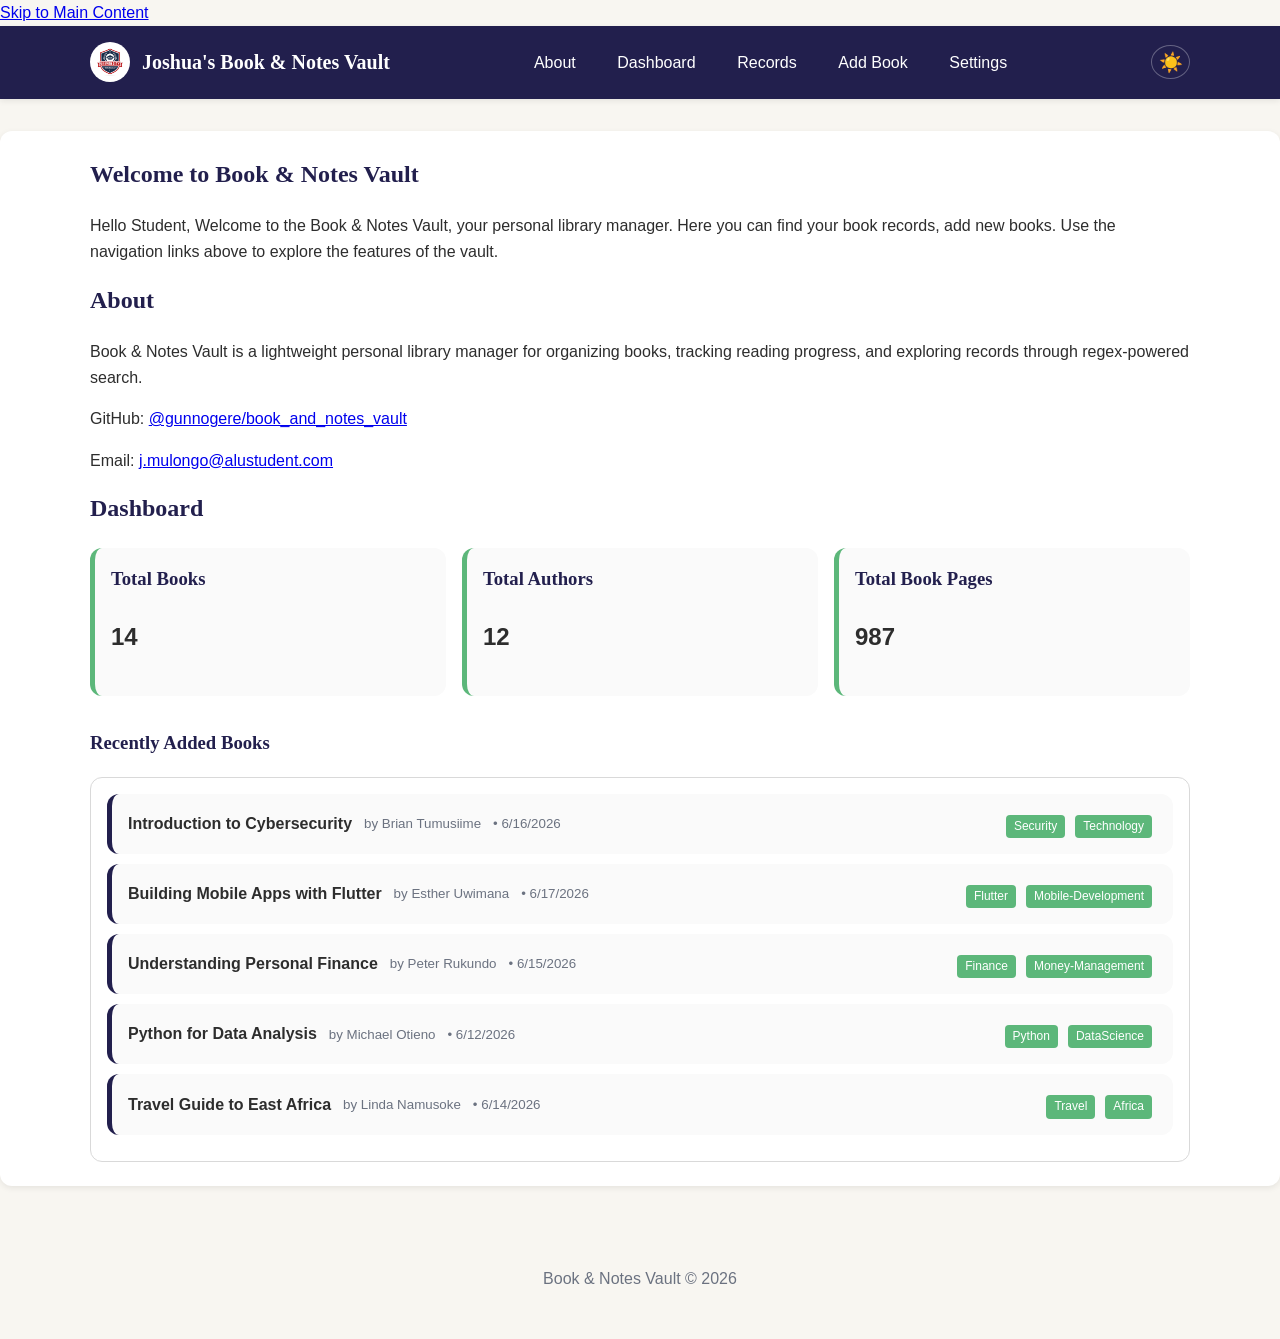
<file: index.html>
<!DOCTYPE html>
<html lang="en">
<head>
    <meta charset="UTF-8">
    <meta name="viewport" content="width=device-width, initial-scale=1.0">
    <title>Book & Notes Vault</title>
    <link rel="stylesheet" href="styles/site.css">
</head>
<body>
<a class="skip-link" href="#main-page-content-area">
    Skip to Main Content
</a>
<header class="site-header">
    <div class="container">
        <a href="index.html" class="site-logo">
            <img class="logo_image" src="assets/images/logo.jpg" alt="Logo">
            <h1 class="logo-text">
                Joshua's Book & Notes Vault
            </h1>
        </a>

        <nav aria-label="Primary Navigation">
            <ul class="nav-links">
                <li><a href="index.html">About</a></li> 
                <li><a href="index.html#dashboard">Dashboard</a></li>
                <li><a href="records.html">Records</a></li> 
                <li><a href="add_book.html">Add Book</a></li>
                <li><a href="settings.html">Settings</a></li>
            </ul>
        </nav>
        <button id="theme-toggle" aria-label="Toggle Dark Mode">🌓</button>
    </div>
</header>

 
<main id="main-page-content-area"> 
    <section id="dashboard" class="section-card">
        <div class="container">
            <h2>Welcome to Book & Notes Vault</h2>
            <p>
               Hello Student, Welcome to the Book & Notes Vault, your personal library manager. 
               Here you can find your book records, add new books. Use the navigation links above to explore the features of the vault.
            </p>

            <h2>About</h2>
            <p>
                Book & Notes Vault is a lightweight personal library
                manager for organizing books, tracking reading progress,
                and exploring records through regex-powered search.
            </p>

            <div class="contact-info">
                <p>
                    GitHub:
                    <a href="https://github.com/gunnogere/book_and_notes_vault">
                        @gunnogere/book_and_notes_vault
                    </a>
                </p>
                <p>
                    Email:
                    <a href="mailto:j.mulongo@alustudent.com">
                        j.mulongo@alustudent.com
                    </a>
                </p>
            </div>

            <h2>Dashboard</h2>
            <div class="stats-grid">
                <article class="stat-card">
                    <h3>Total Books</h3>
                    <p id="total-books">-</p> 
                </article>

                <article class="stat-card">
                    <h3>Total Authors</h3>
                    <p id="total-authors">-</p>
                </article>  

                <article class="stat-card">
                    <h3>Total Book Pages</h3>
                    <p id="total-pages-read">-</p>
                </article> 
            </div> 

            <div class="trend-container">
                <h3>Recently Added Books</h3> 
                <div id="latest_books" class="latest_books" aria-label="Books added over the last seven days"></div>
            </div>
        </div>
    </section>
</main>
<footer class="site-footer">
    <div class="container">
        <p>Book & Notes Vault © 2026</p>
    </div>
</footer>

<script type="module" src="scripts/app.js"></script>
</body>
</html>
</file>
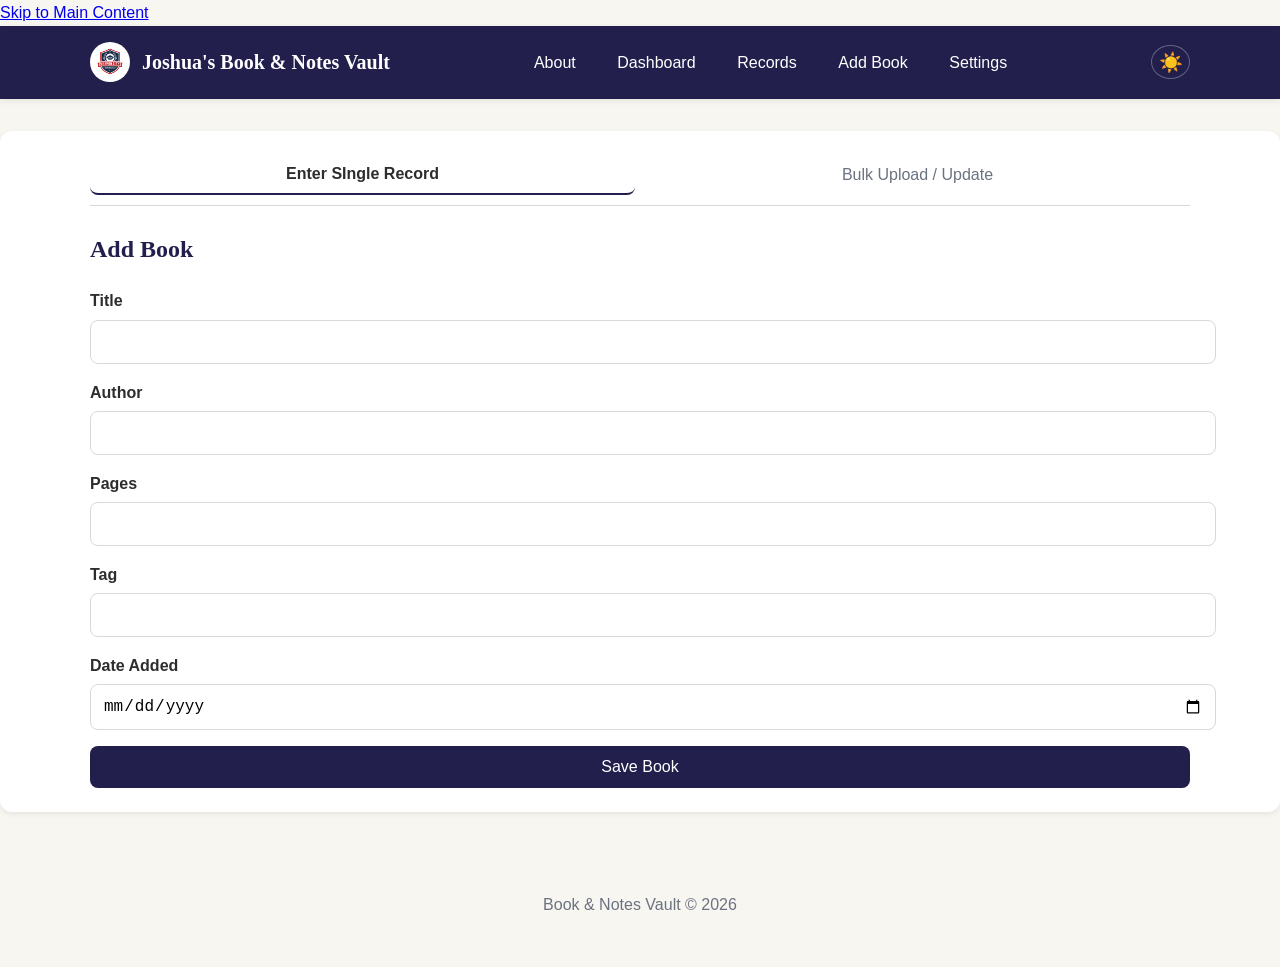
<file: add_book.html>
<!DOCTYPE html>
<html lang="en">
<head>
    <meta charset="UTF-8">
    <meta name="viewport" content="width=device-width, initial-scale=1.0">
    <title>Book & Notes Vault</title>
    <link rel="stylesheet" href="styles/site.css">
</head>
<body>
<a class="skip-link" href="#main-page-content-area">
    Skip to Main Content
</a>
  
<header class="site-header">
    <div class="container">
        <a href="index.html" class="site-logo">
            <img class="logo_image" src="assets/images/logo.jpg" alt="Logo">
            <h1 class="logo-text">
                Joshua's Book & Notes Vault
            </h1>
        </a>

        <nav aria-label="Primary Navigation">
            <ul class="nav-links">
                <li><a href="index.html">About</a></li>                
                <li><a href="index.html#dashboard">Dashboard</a></li>
                <li><a href="records.html">Records</a></li>
                <li><a href="add_book.html">Add Book</a></li>
                <li><a href="settings.html">Settings</a></li>
            </ul>
        </nav>
        <button id="theme-toggle" aria-label="Toggle Dark Mode">🌓</button>

    </div>
</header>
 
<main id="main-page-content-area">  
    <section id="book-form-section" class="section-card">
        <div class="container"> 
            <div id="message-container" aria-live="polite"></div>

            <!-- Tabs -->
            <div class="tabs-nav" style="display: flex; gap: 10px; margin-bottom: 24px; border-bottom: 1px solid var(--border); padding-bottom: 10px;">
                <button type="button" class="tab-btn active" data-tab="single" style="background: none; border: none; padding: 10px 20px; cursor: pointer; border-bottom: 2px solid var(--primary); font-weight: bold; color: var(--text);">Enter SIngle Record</button>
                <button type="button" class="tab-btn" data-tab="bulk" style="background: none; border: none; padding: 10px 20px; cursor: pointer; color: var(--muted);">Bulk Upload / Update</button>
            </div>

            <!-- manual entry for one-by-one -->
            <div id="single-pane" class="tab-pane">
                <h2>Add Book</h2>
                <form id="book-form" novalidate>
                    <input type="hidden" id="record-id">
                    
                    <div class="form-group">
                        <label for="title">Title</label>
                        <input type="text" id="title" required>
                        <small class="error-message" id="title-error"></small>
                    </div>

                    <div class="form-group">
                        <label for="author">Author</label>
                        <input type="text" id="author" required>
                        <small class="error-message" id="author-error"></small>
                    </div>

                    <div class="form-group">
                        <label for="pages">Pages</label>
                        <input type="number" id="pages" min="1" required>
                        <small class="error-message" id="pages-error"></small>
                    </div>

                    <div class="form-group">
                        <label for="tag">Tag</label>
                        <input type="text" id="tag" required>
                        <small class="error-message" id="tag-error"></small>
                    </div>

                    <div class="form-group">
                        <label for="date-added">Date Added</label>
                        <input type="date" id="date-added" required>
                        <small class="error-message" id="date-error"></small>
                    </div>

                    <button type="submit" id="save-btn">
                        Save Book
                    </button>
                </form>
            </div>

            <!-- bulk upload from json file-->
            <div id="bulk-pane" class="tab-pane" style="display: none;">
                <div class="import-section" style="border: 2px solid var(--border); padding: 30px; border-radius: 8px; background: var(--card-bg);">
                    <h3>Bulk Management</h3>
                    <p style="margin-bottom: 20px; color: var(--muted);">Upload a JSON file containing multiple book records to add or update your library in bulk.</p>
                    <div style="display: flex; align-items: flex-end; gap: 12px; flex-wrap: wrap;">
                        <div class="form-group" style="flex: 1; min-width: 250px; margin-bottom: 0;">
                            <label for="import-json">Upload Records File (.json)</label>
                            <input type="file" id="import-json" accept=".json" style="width: 100%;">
                        </div>
                        <button type="button" id="bulk-process-btn" class="btn" style="height: 44px; padding: 0 24px;">Process File</button>
                    </div>
                </div>
            </div>
        </div>
    </section>
</main>
  
<footer class="site-footer">
    <div class="container">
        <p>Book & Notes Vault © 2026</p>
    </div>
</footer>

<script type="module" src="scripts/app.js"></script>
<script type="module" src="scripts/add_book.js"></script> 
</body>
</html>
</file>
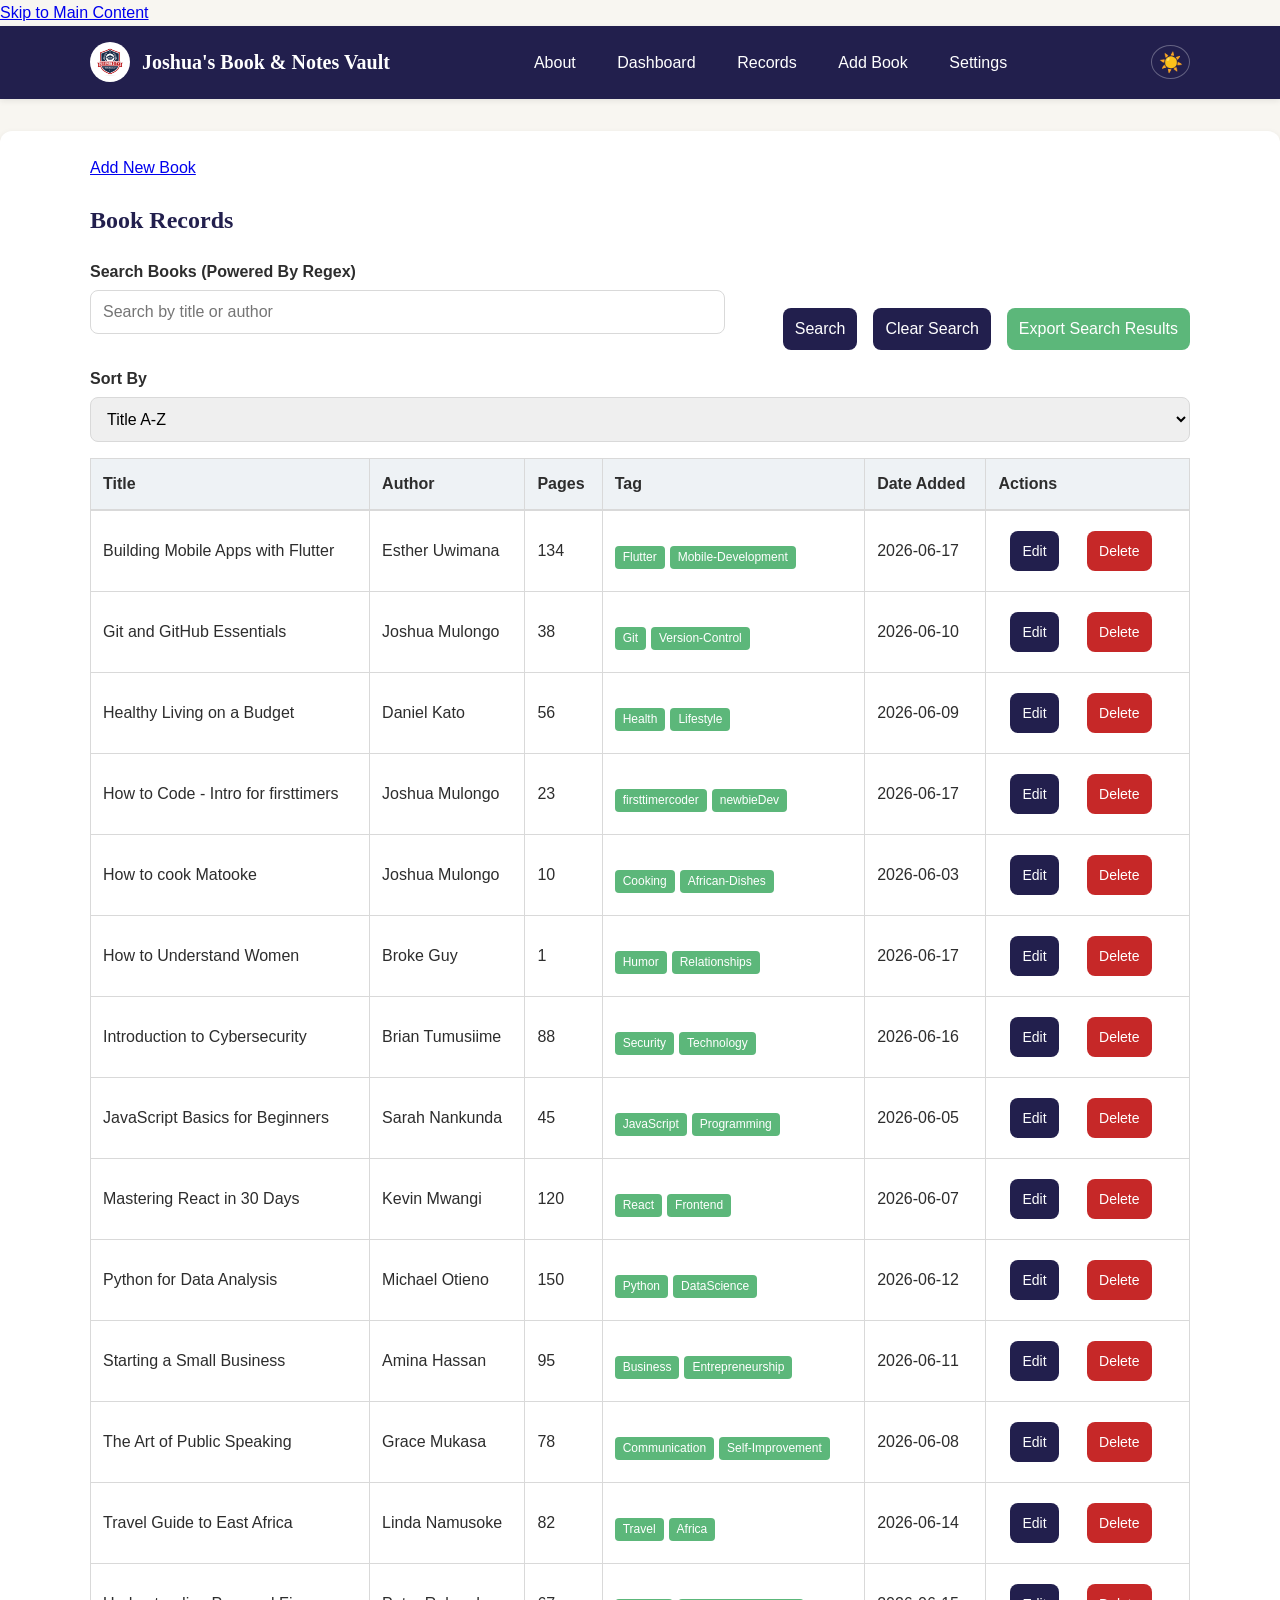
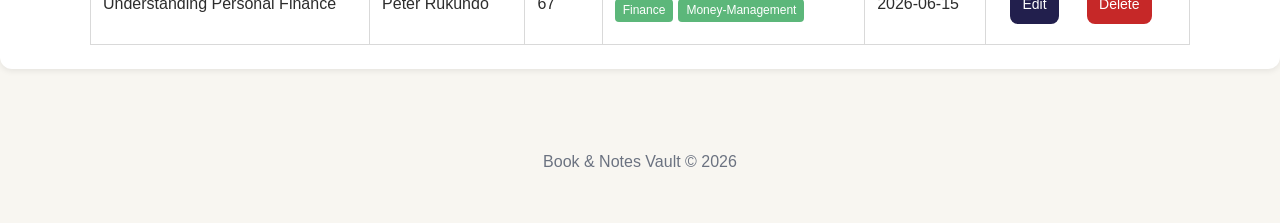
<file: records.html>
<!DOCTYPE html>
<html lang="en">
<head>
    <meta charset="UTF-8">
    <meta name="viewport" content="width=device-width, initial-scale=1.0">
    <title>Book & Notes Vault</title>
    <link rel="stylesheet" href="styles/site.css">
</head>
<body>
<a class="skip-link" href="#main-page-content-area">
    Skip to Main Content
</a>
<header class="site-header">
    <div class="container">
        <a href="index.html" class="site-logo">
            <img class="logo_image" src="assets/images/logo.jpg" alt="Logo">
            <h1 class="logo-text">
                Joshua's Book & Notes Vault
            </h1>
        </a>

        <nav aria-label="Primary Navigation">
            <ul class="nav-links">
                <li><a href="index.html">About</a></li>                
                <li><a href="index.html#dashboard">Dashboard</a></li>
                <li><a href="records.html">Records</a></li>
                <li><a href="add_book.html">Add Book</a></li>
                <li><a href="settings.html">Settings</a></li>
            </ul>
        </nav>
        <button id="theme-toggle" aria-label="Toggle Dark Mode">🌓</button>
    </div>
</header>
 
<main id="main-page-content-area">
    <section id="records" class="section-card">
        <div class="container">
            <a href="add_book.html" class="button" style="margin-bottom: 20px; display: inline-block;">Add New Book</a>
            <h2>Book Records</h2>
 
            <div class="search-panel" role="search">
                <div class="form-group">
                    <label for="regex-search">Search Books (Powered By Regex)</label>
                    <input type="text" id="regex-search" placeholder="Search by title or author" aria-describedby="regex-feedback">
                </div>
                <button type="button" id="search-btn">Search</button>
                <button type="button" id="clear-search-btn">Clear Search</button>
                <button type="button" id="export-results-btn">Export Search Results</button> 
            </div>
            <p id="regex-feedback" class="feedback-message" aria-live="polite"></p>
 
            <div class="sort-panel">
                <div class="form-group">
                    <label for="sort-select">Sort By</label>
                    <select id="sort-select">
                        <option value="title-asc">Title A-Z</option>
                        <option value="title-desc">Title Z-A</option>
                        <option value="pages-asc">Pages Low-High</option>
                        <option value="pages-desc">Pages High-Low</option>  
                    </select>
                </div>
            </div>
 
            <div id="empty-state">
                <p>No books have been added yet.</p>
            </div>
 
            <div class="table-wrapper">
                <table>
                    <caption class="sr-only">Stored book records</caption>
                    <thead>
                        <tr>
                            <th>Title</th>
                            <th>Author</th>
                            <th>Pages</th>
                            <th>Tag</th>
                            <th>Date Added</th>
                            <th>Actions</th>
                        </tr>
                    </thead>
                    <tbody id="records-table-body"></tbody>
                </table>
            </div>
            <div id="records-cards"></div>
        </div>
    </section>


</main>
<footer class="site-footer">
    <div class="container">
        <p>Book & Notes Vault © 2026</p>
    </div>
</footer>

<script type="module" src="scripts/app.js"></script>
<script type="module" src="scripts/records.js"></script>
</body>
</html>
</file>
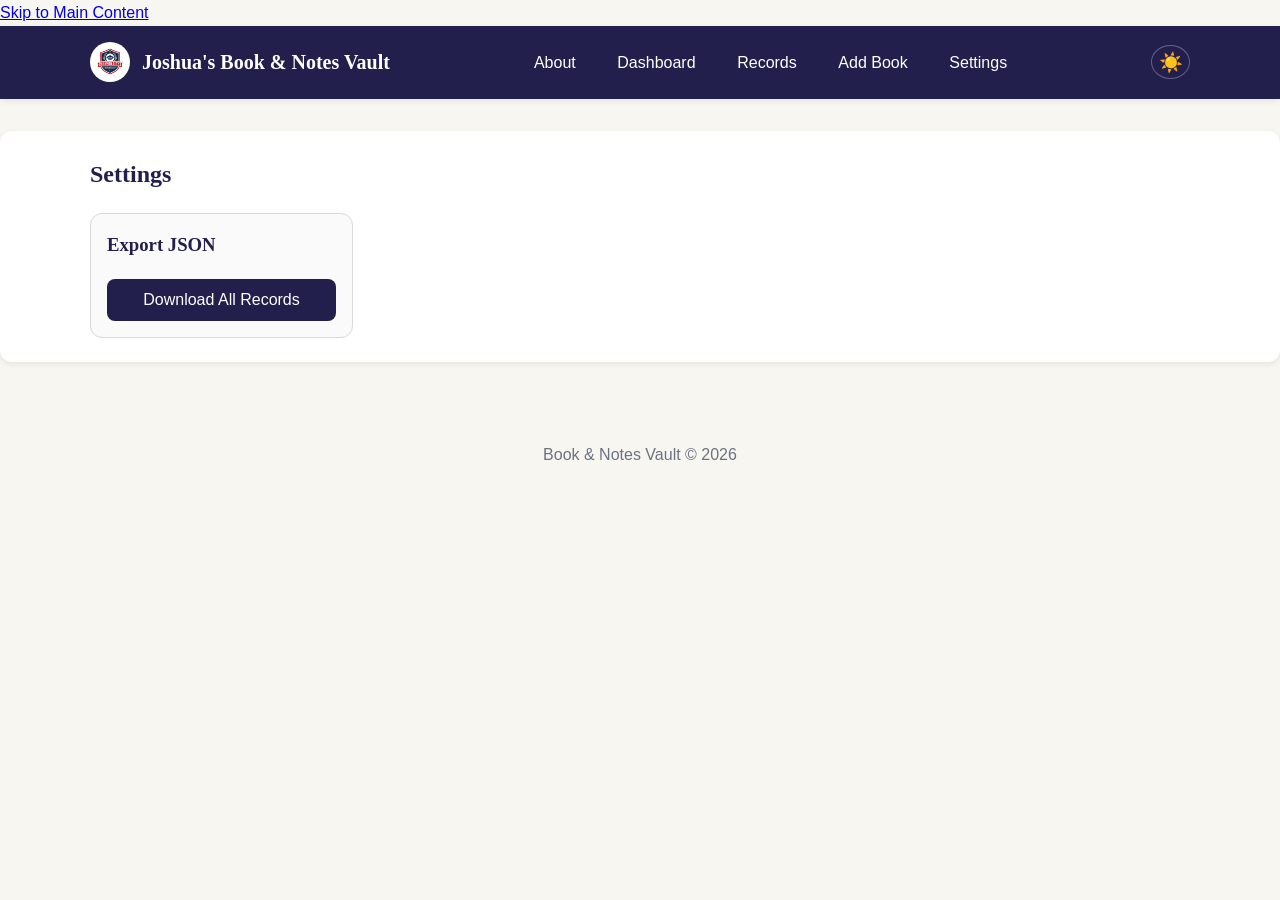
<file: settings.html>
<!DOCTYPE html>
<html lang="en">
<head>
    <meta charset="UTF-8">
    <meta name="viewport" content="width=device-width, initial-scale=1.0">
    <title>Book & Notes Vault</title>
    <link rel="stylesheet" href="styles/site.css">
</head>
<body>
 
<a class="skip-link" href="#main-page-content-area">
    Skip to Main Content
</a>
 
<header class="site-header">
    <div class="container">
        <a href="index.html" class="site-logo">
            <img class="logo_image" src="assets/images/logo.jpg" alt="Logo">
            <h1 class="logo-text">
                Joshua's Book & Notes Vault
            </h1>
        </a>

        <nav aria-label="Primary Navigation">
            <ul class="nav-links">
                <li><a href="index.html">About</a></li>                
                <li><a href="index.html#dashboard">Dashboard</a></li>
                <li><a href="records.html">Records</a></li>
                <li><a href="add_book.html">Add Book</a></li>
                <li><a href="settings.html">Settings</a></li>
            </ul>
        </nav>
        <button id="theme-toggle" aria-label="Toggle Dark Mode">🌓</button>
    </div>
</header>
 
<main id="main-page-content-area"> 
    <section id="message-container" aria-live="polite" style="margin-bottom: 20px;"></section>

    <section id="settings" class="section-card">
        <div class="container">
            <h2>Settings</h2>
            <div class="settings-grid"> 

                <article class="settings-card">
                    <h3>Export JSON</h3>
                    <button type="button" id="settings-export-btn">Download All Records</button>
                </article>
            </div>
        </div>
    </section>
</main>
<footer class="site-footer">
    <div class="container">
        <p>Book & Notes Vault © 2026</p>
    </div>
</footer>

<script type="module" src="scripts/app.js"></script>
<script type="module" src="scripts/settings.js"></script>
</body>
</html>
</file>
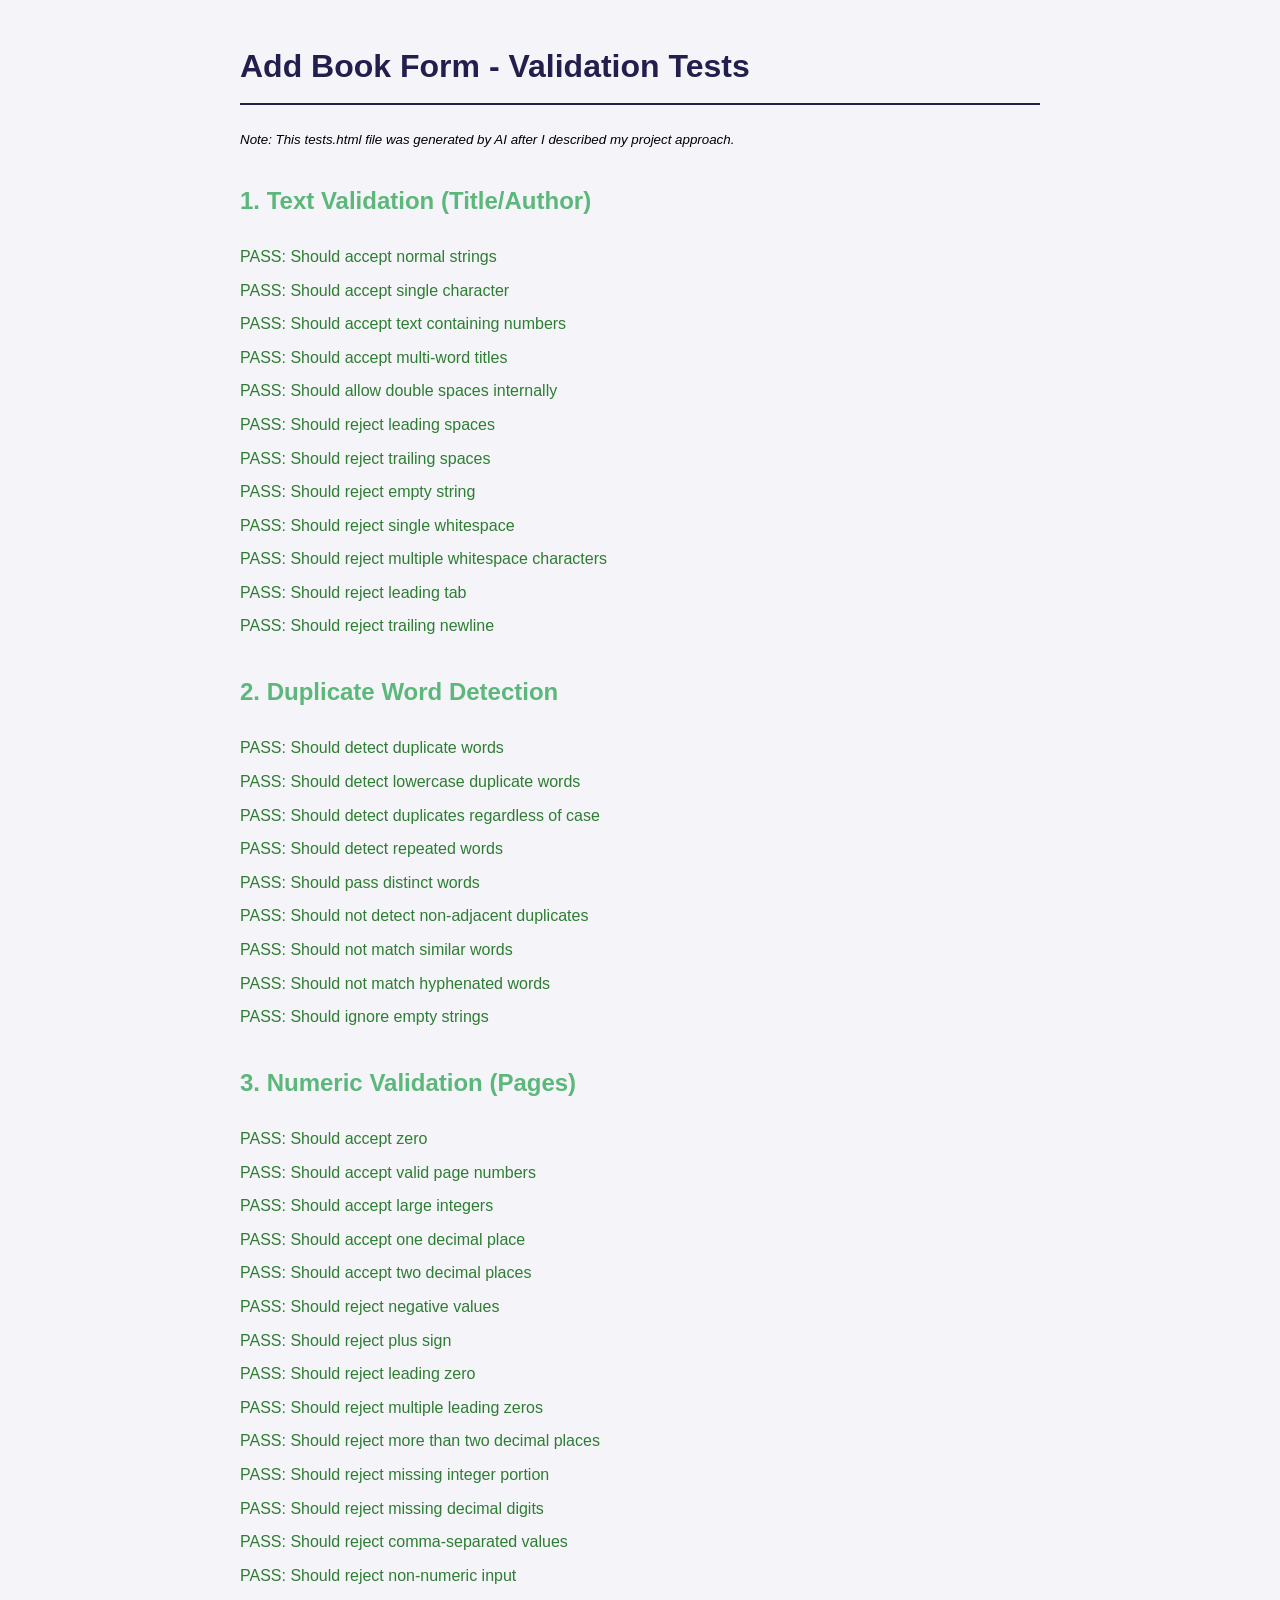
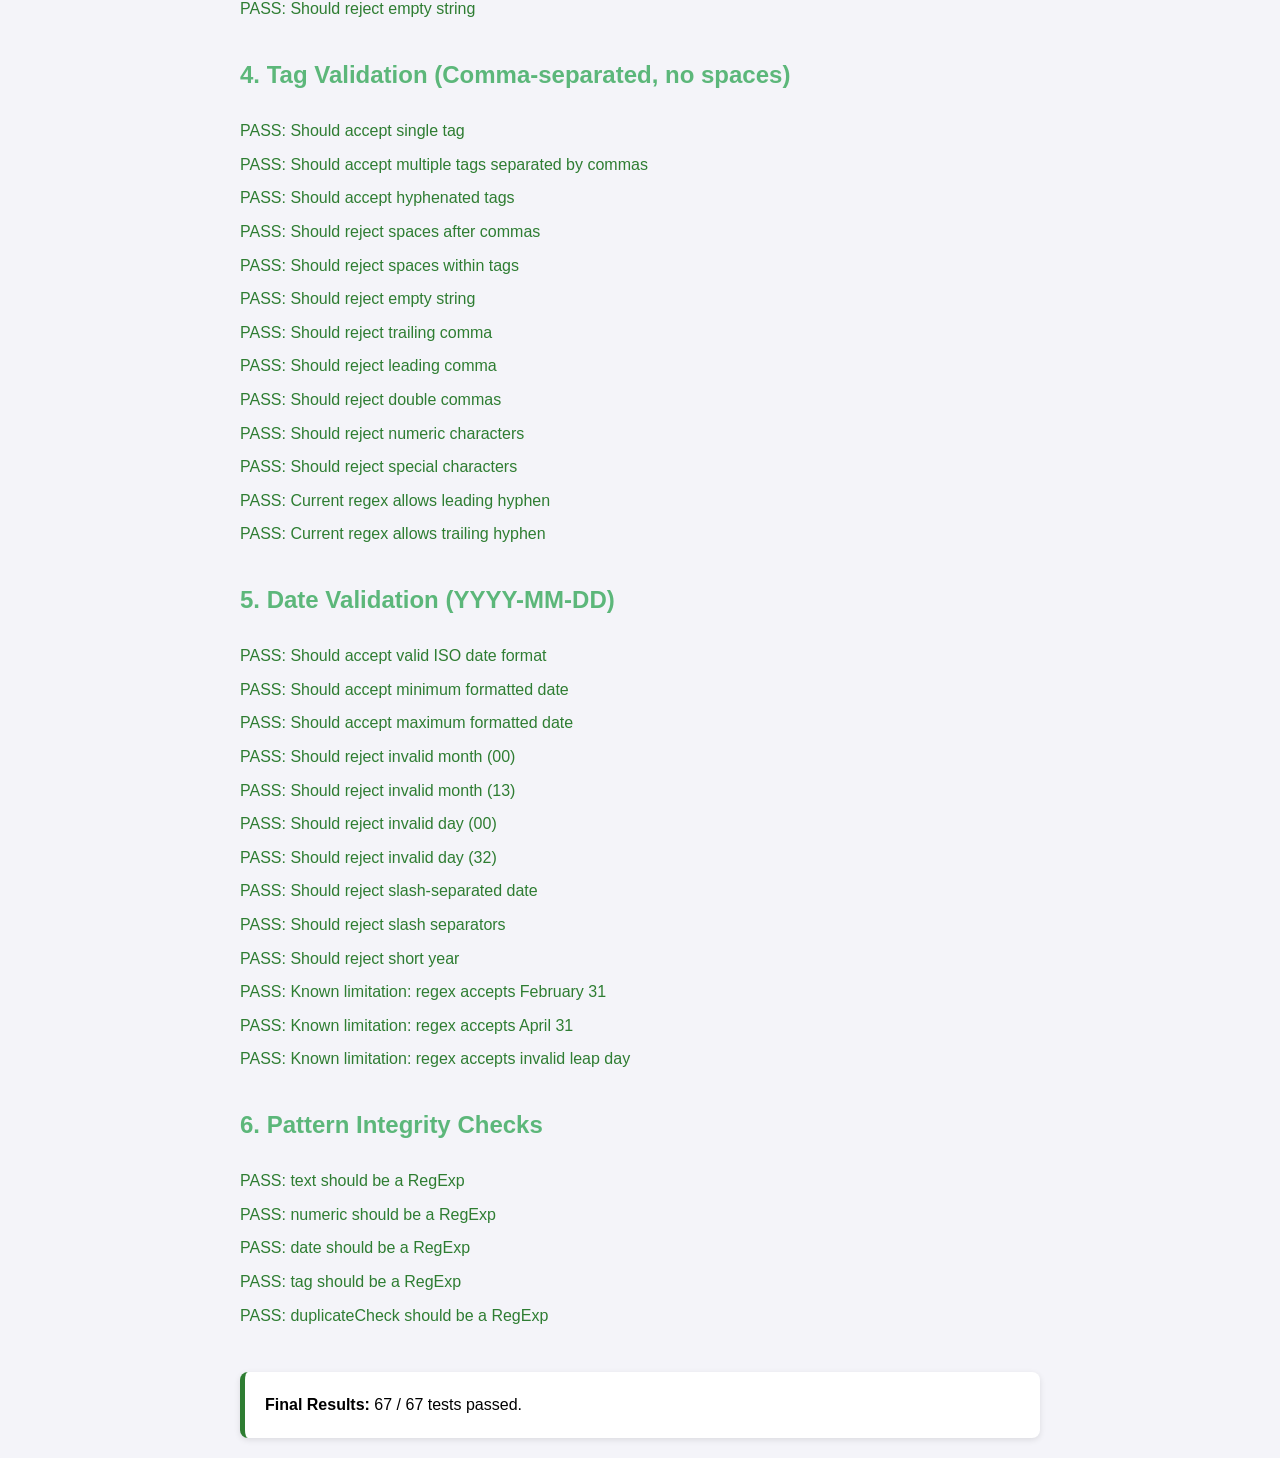
<file: tests.html>
<!DOCTYPE html>
<html lang="en">
<head>
    <meta charset="UTF-8">
    <title>Unit Tests - Book & Notes Vault</title>
    <style>
        body { font-family: sans-serif; line-height: 1.6; padding: 20px; max-width: 800px; margin: auto; background: #f4f4f9; }
        h1 { color: #221f4d; border-bottom: 2px solid #221f4d; padding-bottom: 10px; }
        h2 { color: #5cb77a; margin-top: 30px; }
        .pass { color: #2e7d32; padding: 4px 0; }
        .fail { color: #c62828; font-weight: bold; background: #ffebee; padding: 4px 8px; border-radius: 4px; }
        .summary { margin-top: 40px; padding: 20px; background: white; border-radius: 8px; box-shadow: 0 2px 6px rgba(0,0,0,0.1); }
    </style>
</head>
<body>
    <h1>Add Book Form - Validation Tests</h1>
    <p><small><em>Note: This tests.html file was generated by AI after I described my project approach.</em></small></p>

    <div id="test-results"></div>
    <div class="summary" id="summary"></div>

    <script type="module">
        const resultsDiv = document.getElementById('test-results');
        let passed = 0;
        let total = 0;

        function assert(condition, message) {
            total++;

            const div = document.createElement('div');

            if (condition) {
                passed++;
                div.className = 'pass';
                div.textContent = `PASS: ${message}`;
            } else {
                div.className = 'fail';
                div.textContent = `FAIL: ${message}`;
            }

            resultsDiv.appendChild(div);
        }

        function describe(name, fn) {
            const header = document.createElement('h2');
            header.textContent = name;
            resultsDiv.appendChild(header);
            fn();
        }

        // Regex patterns defined in add_book.js
        const patterns = {
            text: /^\S(?:.*\S)?$/,
            numeric: /^(0|[1-9]\d*)(\.\d{1,2})?$/,
            date: /^\d{4}-(0[1-9]|1[0-2])-(0[1-9]|[12]\d|3[01])$/,
            tag: /^[A-Za-z-]+(?:,[A-Za-z-]+)*$/,
            duplicateCheck: /\b(\w+)\s+\1\b/i
        };

        describe('1. Text Validation (Title/Author)', () => {

            // Valid
            assert(patterns.text.test('Atomic Habits'),
                'Should accept normal strings');

            assert(patterns.text.test('A'),
                'Should accept single character');

            assert(patterns.text.test('Book 123'),
                'Should accept text containing numbers');

            assert(patterns.text.test('The Great Gatsby'),
                'Should accept multi-word titles');

            assert(patterns.text.test('Book  Name'),
                'Should allow double spaces internally');

            // Invalid
            assert(!patterns.text.test(' Leading Space'),
                'Should reject leading spaces');

            assert(!patterns.text.test('Trailing Space '),
                'Should reject trailing spaces');

            assert(!patterns.text.test(''),
                'Should reject empty string');

            assert(!patterns.text.test(' '),
                'Should reject single whitespace');

            assert(!patterns.text.test('     '),
                'Should reject multiple whitespace characters');

            assert(!patterns.text.test('\tBook'),
                'Should reject leading tab');

            assert(!patterns.text.test('Book\n'),
                'Should reject trailing newline');
        });

        describe('2. Duplicate Word Detection', () => {

            // Positive
            assert(patterns.duplicateCheck.test('The The'),
                'Should detect duplicate words');

            assert(patterns.duplicateCheck.test('habits habits'),
                'Should detect lowercase duplicate words');

            assert(patterns.duplicateCheck.test('The the'),
                'Should detect duplicates regardless of case');

            assert(patterns.duplicateCheck.test('book book'),
                'Should detect repeated words');

            // Negative
            assert(!patterns.duplicateCheck.test('Atomic Habits'),
                'Should pass distinct words');

            assert(!patterns.duplicateCheck.test('the quick the'),
                'Should not detect non-adjacent duplicates');

            assert(!patterns.duplicateCheck.test('there their'),
                'Should not match similar words');

            assert(!patterns.duplicateCheck.test('book-book'),
                'Should not match hyphenated words');

            assert(!patterns.duplicateCheck.test(''),
                'Should ignore empty strings');
        });

        describe('3. Numeric Validation (Pages)', () => {

            // Valid
            assert(patterns.numeric.test('0'),
                'Should accept zero');

            assert(patterns.numeric.test('320'),
                'Should accept valid page numbers');

            assert(patterns.numeric.test('999999'),
                'Should accept large integers');

            assert(patterns.numeric.test('1.5'),
                'Should accept one decimal place');

            assert(patterns.numeric.test('1.55'),
                'Should accept two decimal places');

            // Invalid
            assert(!patterns.numeric.test('-5'),
                'Should reject negative values');

            assert(!patterns.numeric.test('+5'),
                'Should reject plus sign');

            assert(!patterns.numeric.test('01'),
                'Should reject leading zero');

            assert(!patterns.numeric.test('001'),
                'Should reject multiple leading zeros');

            assert(!patterns.numeric.test('1.555'),
                'Should reject more than two decimal places');

            assert(!patterns.numeric.test('.5'),
                'Should reject missing integer portion');

            assert(!patterns.numeric.test('5.'),
                'Should reject missing decimal digits');

            assert(!patterns.numeric.test('1,000'),
                'Should reject comma-separated values');

            assert(!patterns.numeric.test('abc'),
                'Should reject non-numeric input');

            assert(!patterns.numeric.test(''),
                'Should reject empty string');
        });

        describe('4. Tag Validation (Comma-separated, no spaces)', () => {

            // Valid
            assert(patterns.tag.test('Self-Help'),
                'Should accept single tag');

            assert(patterns.tag.test('Self-Help,Fiction,Classic'),
                'Should accept multiple tags separated by commas');

            assert(patterns.tag.test('Sci-Fi'),
                'Should accept hyphenated tags');

            // Invalid
            assert(!patterns.tag.test('Self-Help, Fiction'),
                'Should reject spaces after commas');

            assert(!patterns.tag.test('Self Help'),
                'Should reject spaces within tags');

            assert(!patterns.tag.test(''),
                'Should reject empty string');

            assert(!patterns.tag.test('Fiction,'),
                'Should reject trailing comma');

            assert(!patterns.tag.test(',Fiction'),
                'Should reject leading comma');

            assert(!patterns.tag.test('Fiction,,Drama'),
                'Should reject double commas');

            assert(!patterns.tag.test('Sci-Fi2'),
                'Should reject numeric characters');

            assert(!patterns.tag.test('History!'),
                'Should reject special characters');

            // Current regex behavior
            assert(patterns.tag.test('-Tag'),
                'Current regex allows leading hyphen');

            assert(patterns.tag.test('Tag-'),
                'Current regex allows trailing hyphen');
        });

        describe('5. Date Validation (YYYY-MM-DD)', () => {

            // Valid
            assert(patterns.date.test('2026-06-18'),
                'Should accept valid ISO date format');

            assert(patterns.date.test('0001-01-01'),
                'Should accept minimum formatted date');

            assert(patterns.date.test('9999-12-31'),
                'Should accept maximum formatted date');

            // Invalid month
            assert(!patterns.date.test('2026-00-01'),
                'Should reject invalid month (00)');

            assert(!patterns.date.test('2026-13-01'),
                'Should reject invalid month (13)');

            // Invalid day
            assert(!patterns.date.test('2026-01-00'),
                'Should reject invalid day (00)');

            assert(!patterns.date.test('2026-01-32'),
                'Should reject invalid day (32)');

            // Invalid formatting
            assert(!patterns.date.test('18/06/2026'),
                'Should reject slash-separated date');

            assert(!patterns.date.test('2026/06/18'),
                'Should reject slash separators');

            assert(!patterns.date.test('26-06-18'),
                'Should reject short year');

            // Known regex limitations
            assert(patterns.date.test('2026-02-31'),
                'Known limitation: regex accepts February 31');

            assert(patterns.date.test('2025-04-31'),
                'Known limitation: regex accepts April 31');

            assert(patterns.date.test('2023-02-29'),
                'Known limitation: regex accepts invalid leap day');
        });

        describe('6. Pattern Integrity Checks', () => {

            assert(patterns.text instanceof RegExp,
                'text should be a RegExp');

            assert(patterns.numeric instanceof RegExp,
                'numeric should be a RegExp');

            assert(patterns.date instanceof RegExp,
                'date should be a RegExp');

            assert(patterns.tag instanceof RegExp,
                'tag should be a RegExp');

            assert(patterns.duplicateCheck instanceof RegExp,
                'duplicateCheck should be a RegExp');
        });

        const summary = document.getElementById('summary');

        summary.innerHTML = `
            <strong>Final Results:</strong>
            ${passed} / ${total} tests passed.
        `;

        if (passed === total) {
            summary.style.borderLeft = '5px solid #2e7d32';
        } else {
            summary.style.borderLeft = '5px solid #c62828';
        }
    </script>
</body>
</html>
</file>
<file: styles/site.css>
/*
 css for the platform 
 
 
 i use javascript variables to delcare the colors that i will use accross the the site
 this way i avoid repating the same color multiple times

 to use the variable, i use the syntax var(--variable-name)

 Lessons picked from the shared materials on canvas on MDN. 
 https://developer.mozilla.org/en-US/docs/Web/CSS/Guides/Cascading_variables/Using_custom_properties

 */

:root {
--bg: #f8f6f1;
--surface: #ffffff;
--primary: #221f4d;
--secondary: #5cb77a;
--text: #2d2d2d;
--muted: #6b7280;
--border: #d9d9d9;
--success: #2e7d32;
--error: #c62828;
--shadow:0 2px 6px rgba(0, 0, 0, 0.08);
--radius: 12px;
--transition: 0.25s ease;
--table-header: #eef2f5;
--card-bg: #fafafa;
}

/*i define what the dark theme should look like, this is activated by javascript
the defaukt theme is light mode
if a user changes the preference, i store their preference in local storage and load it on the next visit
unless they change it again, it will remain in the same mode when they last visited 
*/

body.dark-mode { 
    --bg: #0f172a;
    --surface: #1e293b;
    --primary: #38bdf8;
    --text: #f8fafc;
    --muted: #94a3b8;
    --border: #334155;
    --table-header: #1e293b;
    --card-bg: #1e293b;
}

/*setting global css parameters*/
body { 
margin: 0;
font-family:  Arial,     Helvetica,     sans-serif;
background: var(--bg);
color: var(--text);    transition: background var(--transition), color var(--transition);
line-height: 1.6;
}

#main-page-content-area {
    margin: 32px 0;
}
 
.sr-only {
position: absolute;
width: 1px;
height: 1px;
overflow: hidden;
clip: rect(0, 0, 0, 0);

}

/* setting css for typography of header tags */
h1,h2, h3 {
font-family: Georgia,"Times New Roman", serif;
color: var(--primary);margin-top: 0;
} 

/* layout */
.container {
width: min(1100px, 92%); /* for responsive design: shrink upto 92% for smaller devices */
margin-inline: auto;
}

.section-card {
margin: 16px auto;
padding: 24px;
background: var(--surface);
border-radius: var(--radius);
box-shadow: var(--shadow);

}

/* header */
.site-header {
background: var(--primary);
color: white;
padding: 16px 0;
box-shadow: var(--shadow);
position: sticky;
top: 0;
}

.site-header .container {
    display: flex;
    justify-content: space-between;
    align-items: center;
    flex-wrap: wrap;
    gap: 16px;
}

.site-logo {
    display: flex;
    align-items: center;
    gap: 12px;
    text-decoration: none;
    color: white;
    transition: opacity var(--transition);
}

.site-logo:hover {
    opacity: 0.85;
}

.logo-text {
    margin: 0;
    font-size: 20px;
    color: white;
}

.logo_image {
    width: 40px;
    height: 40px;
    border-radius: 50%;
    object-fit: cover;
}

.nav-links {
list-style: none;
padding: 0;
margin: 0;
display: flex;
flex-wrap: wrap;
gap: 1.6px;
}

.nav-links a {
    color: white;
    text-decoration: none;
    display: flex;
    align-items: center;
    gap: 8px;
    padding: 8px 12.8px;
    border-radius: 6px;
    transition: background var(--transition);
}

.nav-links a:hover {
    background: rgba(255, 255, 255, 0.15);
    text-decoration: none;
}

#theme-toggle {
    background: none;
    border: 1px solid rgba(255, 255, 255, 0.3);
    color: white;
    padding: 6.4px;
    width: auto;
    font-size: 19.2px;
    line-height: 1;
    cursor: pointer;
    border-radius: 50%;
}

/* the dashboard css  */
.stats-grid {
display: flex;
flex-direction: column;
gap: 16px;
}

.stat-card {
background: var(--card-bg);
border-left: 5px solid var(--secondary);
padding: 16px;
border-radius: var(--radius);
transition: transform var(--transition);
}

.tag-badge {
    display: inline-block;
    background-color: var(--secondary);
    color: white;
    padding: 2px 8px;
    border-radius: 4px;
    font-size: 0.75em;
    margin-right: 5px;
    margin-top: 5px;
}

.tags-container {
    margin-top: 8px;
}

.stat-card:hover {
transform: translateY(-4px);
}

.stat-card p {
font-size: 24px;
font-weight: bold;
}

.trend-container {
margin-top: 32px;
}

.latest_books {
min-height: 140px;
border: 1px solid var(--border);
border-radius: var(--radius);
padding: 16px;
}

/* search and sort*/
.search-panel,.sort-panel {
margin-bottom: 16px;
}
.feedback-message {
color: var(--error);
font-weight: bold;
}

/* form */
.form-group {
margin-bottom: 16px;
}

label {
display: block;
margin-bottom: 5.6px;
font-weight: bold;
}

input,select,button {
width: 100%;
padding: 12px;
border: 1px solid var(--border);
border-radius: 8px;
font-size: 16px;
}

button {
cursor: pointer;
border: none;
background: var(--primary);
color: white;
transition: background var(--transition),  transform var(--transition);
}

button:hover {
background: var(--secondary);
}

button:active {
transform: scale(0.98);
}

.btn-small {
margin: 8px 12px;
font-size: 14px;
width: auto;
}
#btn_delete{
    background: var(--error);
    color: white;
}

.error-message {
display: block;
color: var(--error);
margin-top: 4px;
}

/* Table*/

.table-wrapper {
overflow-x: auto;
display: none;
}

table {
width: 100%;
border-collapse: collapse;
background: white;

}

th,td {
border: 1px solid var(--border);
padding: 12px;
text-align: left;
}

th {
background: var(--table-header);
}

tbody tr:hover {
background: rgba(255, 255, 255, 0.05);
}

/* mobile cards*/

#records-cards {
display: block;
}

.record-card {
background: white;
border-radius: var(--radius);
box-shadow: var(--shadow);
padding: 16px;
margin-bottom: 16px;
transition: transform var(--transition);

}

.record-card:hover {
transform: translateY(-4px);
}

.record-actions {
display: flex;
gap: 8px;
margin-top: 16px;

}

/* settings*/

.settings-grid {
display: grid;
gap: 16px;
}

.settings-card {
background: var(--card-bg);
border-radius: var(--radius);
padding: 16px;
border: 1px solid var(--border);
}


/* emptty state */
#empty-state {
text-align: center; 
padding: 32px;
color: var(--muted);

}

/* footer OF THE Page*/

.site-footer {
text-align: center;
padding: 32px 16px;
color: var(--muted);
}

/*search area in the records page*/
#regex-search {
    width: 90%;
}
#export-results-btn {
    background: var(--secondary);
    color: white;
}


/*Media Queries for responsive design  */

/* Mobile Phone responsivness*/
@media (min-width: 360px) {
    .nav-links {
        gap: 8px;
    }
}

/* Tablet responsivness*/
@media (min-width: 768px) {
    .nav-links {
        gap: 16px;
    }

    .stats-grid {
        display: grid;
        grid-template-columns: repeat(3, 1fr);
    }
    .settings-grid {
        grid-template-columns: repeat(3, 1fr);
    }
    .search-panel {
        display: flex;
        gap: 1rem;
        align-items: end;
    }

    .search-panel .form-group {
        flex: 1; 
    }

    .search-panel button {
        width: auto;
    }
}

/* Desktop and other large device responsivness*/
@media (min-width: 1024px) {
    .settings-grid {
        grid-template-columns: repeat(4, 1fr);
    }

    #records-cards {
        display: none;
    }

    .table-wrapper {
        display: block;
    }
}
</file>
